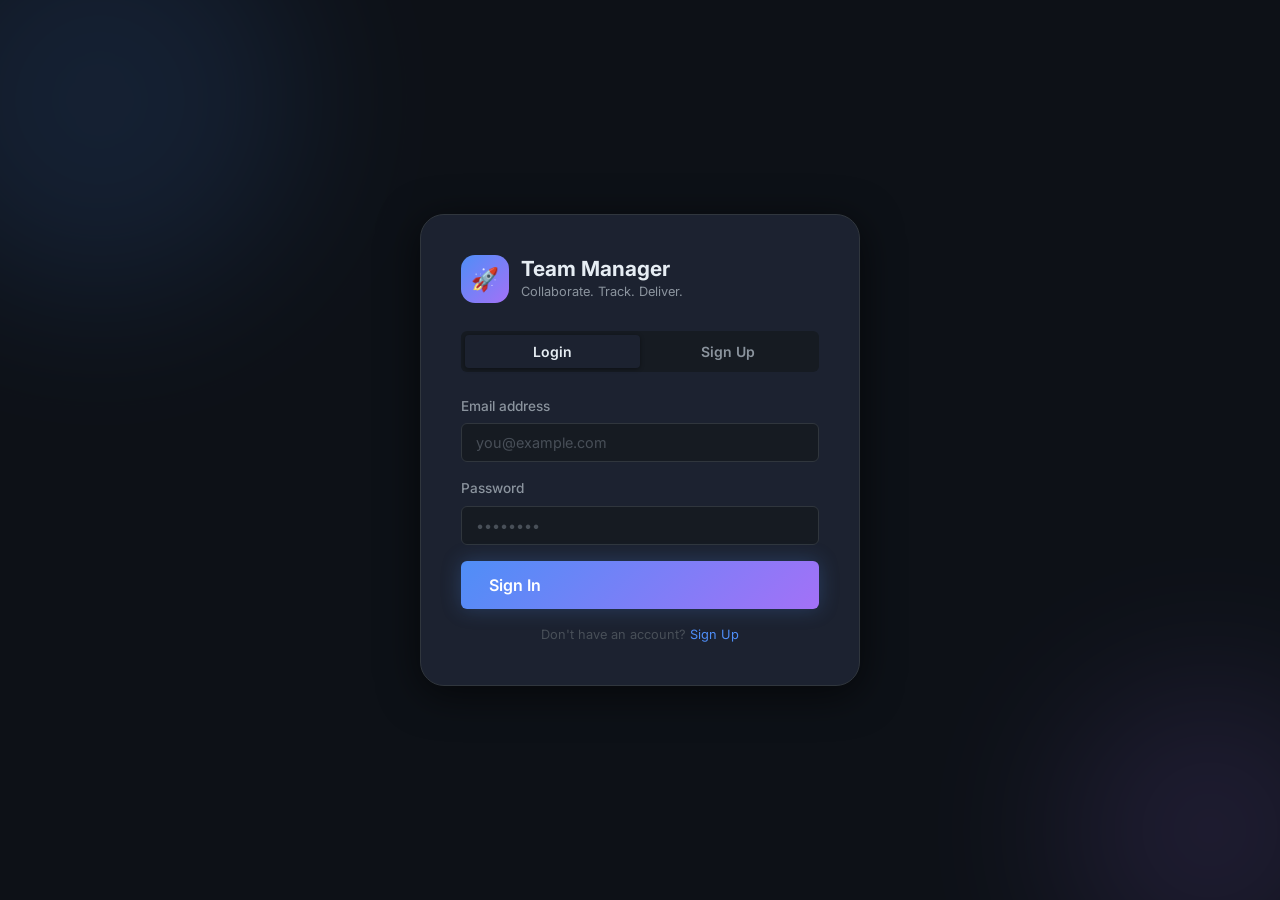
<file: frontend/index.html>
<!DOCTYPE html>
<html lang="en">
<head>
  <meta charset="UTF-8" />
  <meta name="viewport" content="width=device-width, initial-scale=1.0" />
  <title>Team Manager — Login</title>
  <meta name="description" content="Login or create an account on Team Manager to manage your projects and tasks." />
  <link rel="stylesheet" href="style.css" />
</head>
<body>

<div class="auth-page" id="authPage">
  <div class="auth-bg-orb orb1"></div>
  <div class="auth-bg-orb orb2"></div>

  <div class="auth-card">
    <!-- Logo -->
    <div class="auth-logo">
      <div class="auth-logo-icon">🚀</div>
      <div class="auth-logo-text">
        <h1>Team Manager</h1>
        <p>Collaborate. Track. Deliver.</p>
      </div>
    </div>

    <!-- Tabs -->
    <div class="auth-tabs">
      <button class="auth-tab active" id="tabLogin" onclick="switchTab('login')">Login</button>
      <button class="auth-tab" id="tabSignup" onclick="switchTab('signup')">Sign Up</button>
    </div>

    <!-- Error -->
    <div class="auth-error" id="authError"></div>

    <!-- ── LOGIN FORM ── -->
    <form class="auth-form" id="loginForm" onsubmit="handleLogin(event)">
      <div class="form-group">
        <label for="loginEmail">Email address</label>
        <input id="loginEmail" type="email" class="form-control" placeholder="you@example.com" required />
      </div>
      <div class="form-group">
        <label for="loginPassword">Password</label>
        <input id="loginPassword" type="password" class="form-control" placeholder="••••••••" required />
      </div>
      <button type="submit" class="btn btn-primary btn-lg w-full" id="loginBtn">
        Sign In
      </button>
      <p class="auth-divider">Don't have an account? <a href="#" onclick="switchTab('signup')">Sign Up</a></p>
    </form>

    <!-- ── SIGNUP FORM ── -->
    <form class="auth-form hidden" id="signupForm" onsubmit="handleSignup(event)">
      <div class="form-group">
        <label for="signupName">Full Name</label>
        <input id="signupName" type="text" class="form-control" placeholder="John Doe" required />
      </div>
      <div class="form-group">
        <label for="signupEmail">Email address</label>
        <input id="signupEmail" type="email" class="form-control" placeholder="you@example.com" required />
      </div>
      <div class="form-group">
        <label for="signupPassword">Password <span style="color:var(--text-muted)">(min 6 chars)</span></label>
        <input id="signupPassword" type="password" class="form-control" placeholder="••••••••" required minlength="6" />
      </div>
      <div class="form-group">
        <label for="signupRole">Role</label>
        <select id="signupRole" class="form-control">
          <option value="member">Member</option>
          <option value="admin">Admin</option>
        </select>
      </div>
      <button type="submit" class="btn btn-primary btn-lg w-full" id="signupBtn">
        Create Account
      </button>
      <p class="auth-divider">Already have an account? <a href="#" onclick="switchTab('login')">Login</a></p>
    </form>
  </div>
</div>

<!-- Toast container -->
<div class="toast-container" id="toastContainer"></div>

<script src="api.js"></script>
<script>
  // Redirect if already logged in
  if (localStorage.getItem('tm_token')) {
    window.location.href = 'dashboard.html';
  }

  function switchTab(tab) {
    document.getElementById('authError').classList.remove('show');
    if (tab === 'login') {
      document.getElementById('tabLogin').classList.add('active');
      document.getElementById('tabSignup').classList.remove('active');
      document.getElementById('loginForm').classList.remove('hidden');
      document.getElementById('signupForm').classList.add('hidden');
    } else {
      document.getElementById('tabSignup').classList.add('active');
      document.getElementById('tabLogin').classList.remove('active');
      document.getElementById('signupForm').classList.remove('hidden');
      document.getElementById('loginForm').classList.add('hidden');
    }
  }

  async function handleLogin(e) {
    e.preventDefault();
    const btn = document.getElementById('loginBtn');
    const email = document.getElementById('loginEmail').value;
    const password = document.getElementById('loginPassword').value;

    btn.innerHTML = '<span class="spinner"></span> Signing in...';
    btn.disabled = true;

    try {
      const data = await API.login(email, password);
      localStorage.setItem('tm_token', data.access_token);
      localStorage.setItem('tm_user', JSON.stringify(data.user));
      showToast('Welcome back, ' + data.user.name + '! 🎉', 'success');
      setTimeout(() => window.location.href = 'dashboard.html', 600);
    } catch (err) {
      showAuthError(err.message || 'Login failed. Check your credentials.');
      btn.innerHTML = 'Sign In';
      btn.disabled = false;
    }
  }

  async function handleSignup(e) {
    e.preventDefault();
    const btn = document.getElementById('signupBtn');
    const name = document.getElementById('signupName').value;
    const email = document.getElementById('signupEmail').value;
    const password = document.getElementById('signupPassword').value;
    const role = document.getElementById('signupRole').value;

    btn.innerHTML = '<span class="spinner"></span> Creating account...';
    btn.disabled = true;

    try {
      const data = await API.signup(name, email, password, role);
      localStorage.setItem('tm_token', data.access_token);
      localStorage.setItem('tm_user', JSON.stringify(data.user));
      showToast('Account created! Welcome, ' + data.user.name + '! 🚀', 'success');
      setTimeout(() => window.location.href = 'dashboard.html', 600);
    } catch (err) {
      showAuthError(err.message || 'Signup failed. Please try again.');
      btn.innerHTML = 'Create Account';
      btn.disabled = false;
    }
  }

  function showAuthError(msg) {
    const el = document.getElementById('authError');
    el.textContent = '⚠️ ' + msg;
    el.classList.add('show');
  }
</script>
</body>
</html>
</file>
<file: frontend/style.css>
/* ══════════════════════════════════════════════════
   Team Manager — Design System & Global Styles
   ══════════════════════════════════════════════════ */

@import url('https://fonts.googleapis.com/css2?family=Inter:wght@300;400;500;600;700;800&display=swap');

/* ─── CSS Variables ─────────────────────────────── */
:root {
  --bg-primary:   #0d1117;
  --bg-secondary: #161b22;
  --bg-card:      #1c2230;
  --bg-hover:     #212836;

  --accent-blue:   #4f8ef7;
  --accent-purple: #a371f7;
  --accent-green:  #3fb950;
  --accent-orange: #f78166;
  --accent-yellow: #e3b341;

  --text-primary:   #e6edf3;
  --text-secondary: #8b949e;
  --text-muted:     #484f58;

  --border-color:  #30363d;
  --border-accent: #4f8ef7;

  --gradient-main: linear-gradient(135deg, #4f8ef7 0%, #a371f7 100%);
  --gradient-card: linear-gradient(135deg, #1c2230 0%, #212836 100%);

  --shadow-sm:  0 1px 4px rgba(0,0,0,0.4);
  --shadow-md:  0 4px 20px rgba(0,0,0,0.5);
  --shadow-lg:  0 8px 40px rgba(0,0,0,0.6);
  --shadow-glow: 0 0 20px rgba(79,142,247,0.25);

  --radius-sm: 6px;
  --radius-md: 12px;
  --radius-lg: 18px;
  --radius-xl: 24px;

  --transition: all 0.2s ease;
}

/* ─── Reset ─────────────────────────────────────── */
*, *::before, *::after { box-sizing: border-box; margin: 0; padding: 0; }

html { scroll-behavior: smooth; }

body {
  font-family: 'Inter', sans-serif;
  background: var(--bg-primary);
  color: var(--text-primary);
  min-height: 100vh;
  line-height: 1.6;
  overflow-x: hidden;
}

a { color: var(--accent-blue); text-decoration: none; transition: var(--transition); }
a:hover { color: var(--accent-purple); }

ul { list-style: none; }

/* ─── Scrollbar ─────────────────────────────────── */
::-webkit-scrollbar { width: 6px; }
::-webkit-scrollbar-track { background: var(--bg-secondary); }
::-webkit-scrollbar-thumb { background: var(--border-color); border-radius: 99px; }
::-webkit-scrollbar-thumb:hover { background: var(--text-secondary); }

/* ─── Typography ────────────────────────────────── */
h1, h2, h3, h4 { line-height: 1.3; font-weight: 700; }
h1 { font-size: 2rem; }
h2 { font-size: 1.5rem; }
h3 { font-size: 1.2rem; }

/* ─── Utility ───────────────────────────────────── */
.flex { display: flex; }
.flex-center { display: flex; align-items: center; justify-content: center; }
.flex-between { display: flex; align-items: center; justify-content: space-between; }
.gap-1 { gap: 8px; }
.gap-2 { gap: 16px; }
.gap-3 { gap: 24px; }
.w-full { width: 100%; }
.mt-1 { margin-top: 8px; }
.mt-2 { margin-top: 16px; }
.hidden { display: none !important; }

/* ─── Buttons ───────────────────────────────────── */
.btn {
  display: inline-flex;
  align-items: center;
  gap: 8px;
  padding: 10px 20px;
  border-radius: var(--radius-sm);
  border: none;
  font-size: 0.875rem;
  font-weight: 600;
  cursor: pointer;
  transition: var(--transition);
  font-family: 'Inter', sans-serif;
  white-space: nowrap;
}

.btn-primary {
  background: var(--gradient-main);
  color: white;
  box-shadow: var(--shadow-glow);
}
.btn-primary:hover { opacity: 0.88; transform: translateY(-1px); box-shadow: 0 0 28px rgba(79,142,247,0.4); }

.btn-secondary {
  background: var(--bg-card);
  color: var(--text-primary);
  border: 1px solid var(--border-color);
}
.btn-secondary:hover { background: var(--bg-hover); border-color: var(--accent-blue); }

.btn-danger {
  background: rgba(247,129,102,0.15);
  color: var(--accent-orange);
  border: 1px solid rgba(247,129,102,0.3);
}
.btn-danger:hover { background: rgba(247,129,102,0.25); }

.btn-success {
  background: rgba(63,185,80,0.15);
  color: var(--accent-green);
  border: 1px solid rgba(63,185,80,0.3);
}
.btn-success:hover { background: rgba(63,185,80,0.25); }

.btn-sm { padding: 6px 14px; font-size: 0.8rem; }
.btn-lg { padding: 14px 28px; font-size: 1rem; }
.btn-icon { padding: 8px; border-radius: var(--radius-sm); }

/* ─── Form Elements ─────────────────────────────── */
.form-group { display: flex; flex-direction: column; gap: 6px; }
.form-group label { font-size: 0.85rem; font-weight: 500; color: var(--text-secondary); }

.form-control {
  padding: 10px 14px;
  background: var(--bg-secondary);
  border: 1px solid var(--border-color);
  border-radius: var(--radius-sm);
  color: var(--text-primary);
  font-size: 0.9rem;
  font-family: 'Inter', sans-serif;
  transition: var(--transition);
  width: 100%;
}
.form-control:focus {
  outline: none;
  border-color: var(--accent-blue);
  box-shadow: 0 0 0 3px rgba(79,142,247,0.15);
}
.form-control::placeholder { color: var(--text-muted); }
select.form-control { cursor: pointer; }

/* ─── Cards ─────────────────────────────────────── */
.card {
  background: var(--bg-card);
  border: 1px solid var(--border-color);
  border-radius: var(--radius-md);
  padding: 20px;
  transition: var(--transition);
}
.card:hover { border-color: rgba(79,142,247,0.3); transform: translateY(-1px); box-shadow: var(--shadow-md); }

/* ─── Badges / Status ───────────────────────────── */
.badge {
  display: inline-flex;
  align-items: center;
  gap: 4px;
  padding: 3px 10px;
  border-radius: 99px;
  font-size: 0.75rem;
  font-weight: 600;
}
.badge-pending   { background: rgba(227,179,65,0.15);  color: var(--accent-yellow); border: 1px solid rgba(227,179,65,0.3); }
.badge-in_progress { background: rgba(79,142,247,0.15); color: var(--accent-blue);   border: 1px solid rgba(79,142,247,0.3); }
.badge-completed { background: rgba(63,185,80,0.15);   color: var(--accent-green);  border: 1px solid rgba(63,185,80,0.3); }
.badge-overdue   { background: rgba(247,129,102,0.15); color: var(--accent-orange); border: 1px solid rgba(247,129,102,0.3); }
.badge-admin     { background: rgba(163,113,247,0.15); color: var(--accent-purple); border: 1px solid rgba(163,113,247,0.3); }
.badge-member    { background: rgba(79,142,247,0.15);  color: var(--accent-blue);   border: 1px solid rgba(79,142,247,0.3); }

/* ─── Sidebar Layout ────────────────────────────── */
.app-layout {
  display: grid;
  grid-template-columns: 240px 1fr;
  min-height: 100vh;
}

.sidebar {
  background: var(--bg-secondary);
  border-right: 1px solid var(--border-color);
  padding: 24px 16px;
  display: flex;
  flex-direction: column;
  position: fixed;
  top: 0; left: 0;
  width: 240px;
  height: 100vh;
  overflow-y: auto;
  z-index: 100;
}

.sidebar-logo {
  display: flex;
  align-items: center;
  gap: 10px;
  padding: 8px 12px;
  margin-bottom: 24px;
}
.sidebar-logo .logo-icon {
  width: 36px; height: 36px;
  background: var(--gradient-main);
  border-radius: 10px;
  display: flex; align-items: center; justify-content: center;
  font-size: 1.1rem;
}
.sidebar-logo span { font-size: 1rem; font-weight: 700; }

.sidebar-nav { flex: 1; }
.nav-label { font-size: 0.7rem; font-weight: 600; text-transform: uppercase; letter-spacing: 0.08em; color: var(--text-muted); padding: 0 12px; margin-bottom: 8px; }
.nav-item {
  display: flex;
  align-items: center;
  gap: 10px;
  padding: 10px 12px;
  border-radius: var(--radius-sm);
  color: var(--text-secondary);
  font-size: 0.875rem;
  font-weight: 500;
  cursor: pointer;
  transition: var(--transition);
  margin-bottom: 2px;
  border: 1px solid transparent;
}
.nav-item:hover { background: var(--bg-hover); color: var(--text-primary); }
.nav-item.active { background: rgba(79,142,247,0.12); color: var(--accent-blue); border-color: rgba(79,142,247,0.2); }
.nav-item .nav-icon { font-size: 1rem; width: 20px; text-align: center; }

.sidebar-footer { margin-top: auto; padding-top: 16px; border-top: 1px solid var(--border-color); }
.user-chip {
  display: flex; align-items: center; gap: 10px;
  padding: 10px 12px;
  border-radius: var(--radius-sm);
  background: var(--bg-hover);
  cursor: pointer;
}
.user-avatar {
  width: 34px; height: 34px;
  background: var(--gradient-main);
  border-radius: 50%;
  display: flex; align-items: center; justify-content: center;
  font-size: 0.8rem; font-weight: 700; color: white;
  flex-shrink: 0;
}
.user-info { flex: 1; overflow: hidden; }
.user-name { font-size: 0.85rem; font-weight: 600; white-space: nowrap; overflow: hidden; text-overflow: ellipsis; }
.user-role-text { font-size: 0.72rem; color: var(--text-secondary); }

/* ─── Main Content ──────────────────────────────── */
.main-content {
  margin-left: 240px;
  padding: 32px;
  min-height: 100vh;
}

.page-header {
  display: flex;
  align-items: flex-start;
  justify-content: space-between;
  margin-bottom: 28px;
  flex-wrap: wrap;
  gap: 16px;
}
.page-title { font-size: 1.6rem; font-weight: 800; }
.page-subtitle { color: var(--text-secondary); font-size: 0.875rem; margin-top: 4px; }

/* ─── Stats Grid ────────────────────────────────── */
.stats-grid {
  display: grid;
  grid-template-columns: repeat(6, 1fr);
  gap: 16px;
  margin-bottom: 28px;
}
.stat-card {
  background: var(--bg-card);
  border: 1px solid var(--border-color);
  border-radius: var(--radius-md);
  padding: 20px;
  transition: var(--transition);
}
.stat-card:hover { transform: translateY(-2px); box-shadow: var(--shadow-md); }
.stat-icon { font-size: 1.5rem; margin-bottom: 10px; }
.stat-value { font-size: 2rem; font-weight: 800; line-height: 1; }
.stat-label { font-size: 0.8rem; color: var(--text-secondary); margin-top: 4px; }

/* ─── Table ─────────────────────────────────────── */
.table-wrapper {
  background: var(--bg-card);
  border: 1px solid var(--border-color);
  border-radius: var(--radius-md);
  overflow: hidden;
}
.table-header-bar {
  display: flex;
  align-items: center;
  justify-content: space-between;
  padding: 16px 20px;
  border-bottom: 1px solid var(--border-color);
  gap: 12px;
  flex-wrap: wrap;
}
.search-input {
  padding: 8px 14px;
  background: var(--bg-secondary);
  border: 1px solid var(--border-color);
  border-radius: var(--radius-sm);
  color: var(--text-primary);
  font-size: 0.875rem;
  font-family: 'Inter', sans-serif;
  width: 220px;
}
.search-input:focus { outline: none; border-color: var(--accent-blue); }
.search-input::placeholder { color: var(--text-muted); }

table { width: 100%; border-collapse: collapse; }
thead th {
  background: var(--bg-secondary);
  padding: 12px 16px;
  text-align: left;
  font-size: 0.78rem;
  font-weight: 600;
  color: var(--text-secondary);
  text-transform: uppercase;
  letter-spacing: 0.05em;
  border-bottom: 1px solid var(--border-color);
}
tbody tr { border-bottom: 1px solid var(--border-color); transition: var(--transition); }
tbody tr:last-child { border-bottom: none; }
tbody tr:hover { background: var(--bg-hover); }
tbody td { padding: 12px 16px; font-size: 0.875rem; vertical-align: middle; }

/* ─── Empty State ───────────────────────────────── */
.empty-state {
  text-align: center;
  padding: 48px 24px;
  color: var(--text-secondary);
}
.empty-state .empty-icon { font-size: 3rem; margin-bottom: 12px; }
.empty-state p { font-size: 0.9rem; }

/* ─── Modal ─────────────────────────────────────── */
.modal-overlay {
  position: fixed; inset: 0;
  background: rgba(0,0,0,0.7);
  backdrop-filter: blur(4px);
  display: flex; align-items: center; justify-content: center;
  z-index: 1000;
  opacity: 0;
  visibility: hidden;
  transition: var(--transition);
}
.modal-overlay.open { opacity: 1; visibility: visible; }

.modal {
  background: var(--bg-card);
  border: 1px solid var(--border-color);
  border-radius: var(--radius-lg);
  padding: 28px;
  width: min(480px, 90vw);
  max-height: 90vh;
  overflow-y: auto;
  transform: scale(0.95) translateY(20px);
  transition: var(--transition);
}
.modal-overlay.open .modal { transform: scale(1) translateY(0); }
.modal-header { display: flex; align-items: center; justify-content: space-between; margin-bottom: 20px; }
.modal-title { font-size: 1.1rem; font-weight: 700; }
.modal-close { background: none; border: none; color: var(--text-secondary); cursor: pointer; font-size: 1.2rem; padding: 4px; border-radius: 4px; }
.modal-close:hover { color: var(--text-primary); background: var(--bg-hover); }
.modal-form { display: flex; flex-direction: column; gap: 16px; }
.modal-actions { display: flex; gap: 10px; justify-content: flex-end; margin-top: 8px; }

/* ─── Auth Page ─────────────────────────────────── */
.auth-page {
  min-height: 100vh;
  display: flex;
  align-items: center;
  justify-content: center;
  background: var(--bg-primary);
  position: relative;
  overflow: hidden;
}
.auth-bg-orb {
  position: absolute;
  border-radius: 50%;
  filter: blur(80px);
  opacity: 0.12;
  pointer-events: none;
}
.auth-bg-orb.orb1 { width: 400px; height: 400px; background: #4f8ef7; top: -100px; left: -100px; }
.auth-bg-orb.orb2 { width: 300px; height: 300px; background: #a371f7; bottom: -80px; right: -80px; }

.auth-card {
  background: var(--bg-card);
  border: 1px solid var(--border-color);
  border-radius: var(--radius-xl);
  padding: 40px;
  width: min(440px, 92vw);
  box-shadow: var(--shadow-lg);
  position: relative;
  z-index: 1;
}
.auth-logo {
  display: flex; align-items: center; gap: 12px;
  margin-bottom: 28px;
}
.auth-logo-icon {
  width: 48px; height: 48px;
  background: var(--gradient-main);
  border-radius: 14px;
  display: flex; align-items: center; justify-content: center;
  font-size: 1.4rem;
}
.auth-logo-text h1 { font-size: 1.3rem; }
.auth-logo-text p { font-size: 0.8rem; color: var(--text-secondary); }

.auth-tabs { display: flex; gap: 0; margin-bottom: 24px; background: var(--bg-secondary); border-radius: var(--radius-sm); padding: 4px; }
.auth-tab {
  flex: 1; padding: 8px; text-align: center;
  border-radius: 4px; cursor: pointer;
  font-size: 0.875rem; font-weight: 600;
  color: var(--text-secondary);
  transition: var(--transition);
  border: none; background: none; font-family: 'Inter', sans-serif;
}
.auth-tab.active { background: var(--bg-card); color: var(--text-primary); box-shadow: var(--shadow-sm); }

.auth-form { display: flex; flex-direction: column; gap: 16px; }
.auth-divider { text-align: center; color: var(--text-muted); font-size: 0.8rem; }
.auth-error {
  background: rgba(247,129,102,0.1);
  border: 1px solid rgba(247,129,102,0.3);
  color: var(--accent-orange);
  padding: 10px 14px;
  border-radius: var(--radius-sm);
  font-size: 0.85rem;
  display: none;
}
.auth-error.show { display: block; }

/* ─── Toast ─────────────────────────────────────── */
.toast-container {
  position: fixed;
  top: 20px; right: 20px;
  z-index: 9999;
  display: flex;
  flex-direction: column;
  gap: 8px;
}
.toast {
  background: var(--bg-card);
  border: 1px solid var(--border-color);
  border-radius: var(--radius-md);
  padding: 12px 18px;
  font-size: 0.875rem;
  min-width: 240px;
  box-shadow: var(--shadow-lg);
  display: flex; align-items: center; gap: 10px;
  animation: slideIn 0.3s ease;
}
.toast.success { border-left: 3px solid var(--accent-green); }
.toast.error   { border-left: 3px solid var(--accent-orange); }
.toast.info    { border-left: 3px solid var(--accent-blue); }

@keyframes slideIn { from { transform: translateX(100%); opacity: 0; } to { transform: translateX(0); opacity: 1; } }
@keyframes fadeOut { from { opacity: 1; } to { opacity: 0; transform: translateX(100%); } }

/* ─── Progress Bar ──────────────────────────────── */
.progress-bar-wrap {
  background: var(--bg-secondary);
  border-radius: 99px;
  height: 8px;
  overflow: hidden;
}
.progress-bar {
  height: 100%;
  border-radius: 99px;
  background: var(--gradient-main);
  transition: width 0.6s ease;
}

/* ─── Members list ──────────────────────────────── */
.members-list { display: flex; flex-wrap: wrap; gap: 8px; }
.member-chip {
  display: inline-flex; align-items: center; gap: 6px;
  background: var(--bg-secondary);
  border: 1px solid var(--border-color);
  border-radius: 99px;
  padding: 4px 10px 4px 6px;
  font-size: 0.8rem;
}
.member-chip .avatar-xs {
  width: 22px; height: 22px; border-radius: 50%;
  background: var(--gradient-main);
  display: flex; align-items: center; justify-content: center;
  font-size: 0.65rem; font-weight: 700; color: white;
}
.remove-member {
  background: none; border: none;
  color: var(--text-muted); cursor: pointer;
  font-size: 0.8rem; line-height: 1;
  padding: 0 2px;
  transition: var(--transition);
}
.remove-member:hover { color: var(--accent-orange); }

/* ─── Loader ────────────────────────────────────── */
.spinner {
  display: inline-block;
  width: 18px; height: 18px;
  border: 2px solid rgba(255,255,255,0.2);
  border-top-color: white;
  border-radius: 50%;
  animation: spin 0.6s linear infinite;
}
@keyframes spin { to { transform: rotate(360deg); } }

/* ─── Responsive ────────────────────────────────── */
@media (max-width: 768px) {
  .app-layout { grid-template-columns: 1fr; }
  .sidebar { transform: translateX(-100%); transition: transform 0.3s ease; }
  .sidebar.open { transform: translateX(0); }
  .main-content { margin-left: 0; padding: 16px; }
  .stats-grid { grid-template-columns: repeat(2, 1fr); }
  .page-header { flex-direction: column; }
}
</file>
